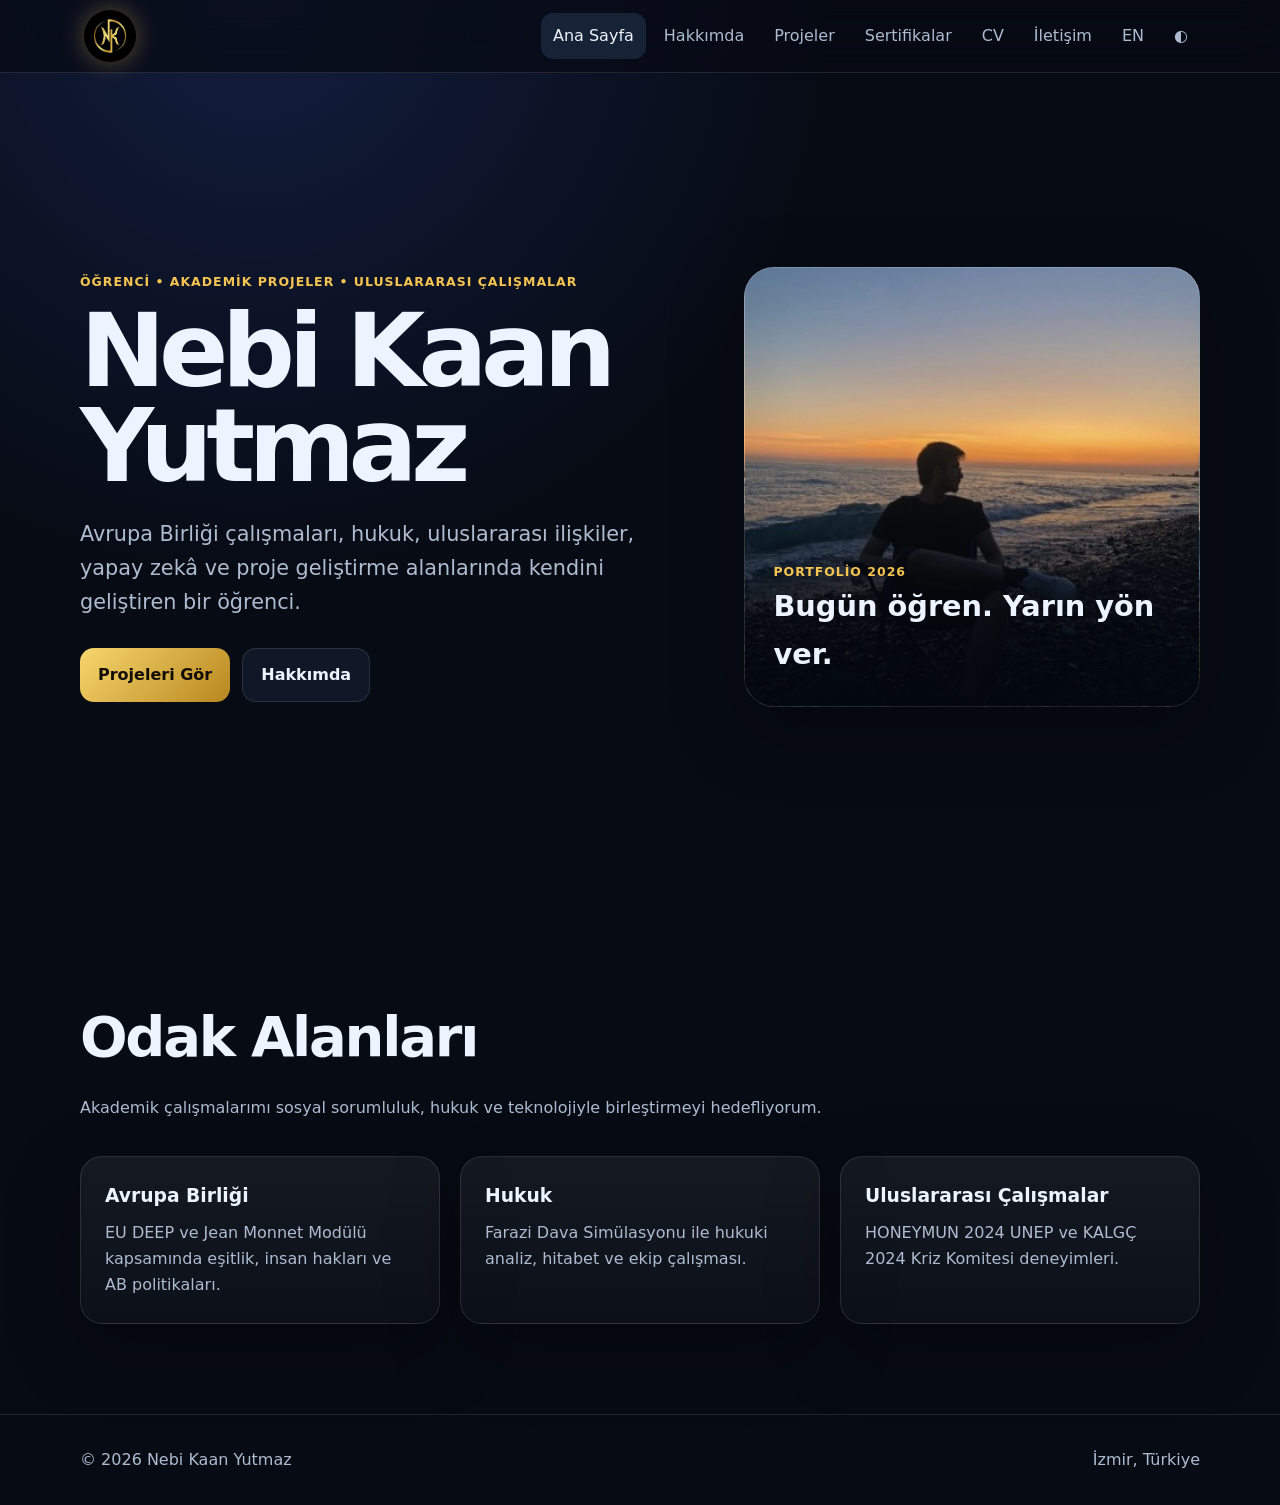
<file: index.html>
<!doctype html><html lang="tr"><head><meta charset="utf-8"><meta name="viewport" content="width=device-width,initial-scale=1">
<meta name="theme-color" content="#070b14"><link rel="stylesheet" href="style.css"><link rel="icon" type="image/png" href="nky-logo.png"><link rel="manifest" href="manifest.json">
<script defer src="translations.js"></script><script defer src="app.js"></script><title>Nebi Kaan Yutmaz | Kişisel Portföy</title>
<meta name="description" content="Nebi Kaan Yutmaz'ın akademik projeleri, deneyimleri ve kişisel portföyü.">
<link rel="canonical" href="https://nebikaanyutmaz.github.io/">
<meta property="og:title" content="Nebi Kaan Yutmaz"><meta property="og:description" content="Akademik projeler, hukuk, AB çalışmaları ve uluslararası deneyimler.">
<meta property="og:type" content="website"><meta property="og:url" content="https://nebikaanyutmaz.github.io/">
<script type="application/ld+json">{"@context": "https://schema.org", "@type": "Person", "name": "Nebi Kaan Yutmaz", "url": "https://nebikaanyutmaz.github.io", "email": "mailto:nebiyutmaz29@gmail.com", "sameAs": ["https://www.linkedin.com/in/nebi-kaan-yutmaz-1aa485362/", "https://github.com/nebikaanyutmaz", "https://instagram.com/19reckless12"], "knowsAbout": ["European Union Studies", "Law", "International Relations", "Artificial Intelligence", "Project Management"]}</script>
</head><body><header class="site-header"><div class="container nav">
<a class="brand" href="index.html" aria-label="Nebi Kaan Yutmaz ana sayfa"><img src="nky-logo.png" alt="Nebi Kaan Yutmaz logosu"></a><button class="icon-btn menu-btn" id="menuBtn" aria-label="Menü">☰</button>
<nav class="nav-links" id="navLinks"><a class="active" href="index.html" data-i18n="nav.home">Ana Sayfa</a><a class="" href="about.html" data-i18n="nav.about">Hakkımda</a><a class="" href="projects.html" data-i18n="nav.projects">Projeler</a><a class="" href="certificates.html" data-i18n="nav.certificates">Sertifikalar</a><a class="" href="cv.html" data-i18n="nav.cv">CV</a><a class="" href="contact.html" data-i18n="nav.contact">İletişim</a><button class="icon-btn" id="langBtn">EN</button><button class="icon-btn" id="themeBtn" aria-label="Tema">◐</button></nav></div></header>
<main><section class="hero"><div class="container hero-grid"><div class="fade-in"><div class="eyebrow" data-i18n="hero.eyebrow">Öğrenci • Akademik projeler • Uluslararası çalışmalar</div><h1 data-i18n="hero.title">Nebi Kaan Yutmaz</h1><p class="lead" data-i18n="hero.lead">Avrupa Birliği çalışmaları, hukuk, uluslararası ilişkiler, yapay zekâ ve proje geliştirme alanlarında kendini geliştiren bir öğrenci.</p><div class="actions"><a class="btn primary" href="projects.html" data-i18n="hero.projects">Projeleri Gör</a><a class="btn secondary" href="about.html" data-i18n="hero.about">Hakkımda</a></div></div><div class="hero-card fade-in"><div class="hero-card-copy"><div class="eyebrow">Portfolio 2026</div><h2 data-i18n="hero.quote">Bugün öğren. Yarın yön ver.</h2></div></div></div></section>
<section class="section"><div class="container"><h2 class="section-title" data-i18n="home.focus">Odak Alanları</h2><p class="section-intro" data-i18n="home.focusText">Akademik çalışmalarımı sosyal sorumluluk, hukuk ve teknolojiyle birleştirmeyi hedefliyorum.</p><div class="grid"><article class="card fade-in"><h3>Avrupa Birliği</h3><p>EU DEEP ve Jean Monnet Modülü kapsamında eşitlik, insan hakları ve AB politikaları.</p></article><article class="card fade-in"><h3>Hukuk</h3><p>Farazi Dava Simülasyonu ile hukuki analiz, hitabet ve ekip çalışması.</p></article><article class="card fade-in"><h3>Uluslararası Çalışmalar</h3><p>HONEYMUN 2024 UNEP ve KALGÇ 2024 Kriz Komitesi deneyimleri.</p></article></div></div></section></main><footer class="footer"><div class="container footer-row"><span>© 2026 Nebi Kaan Yutmaz</span><span>İzmir, Türkiye</span></div></footer></body></html>
</file>
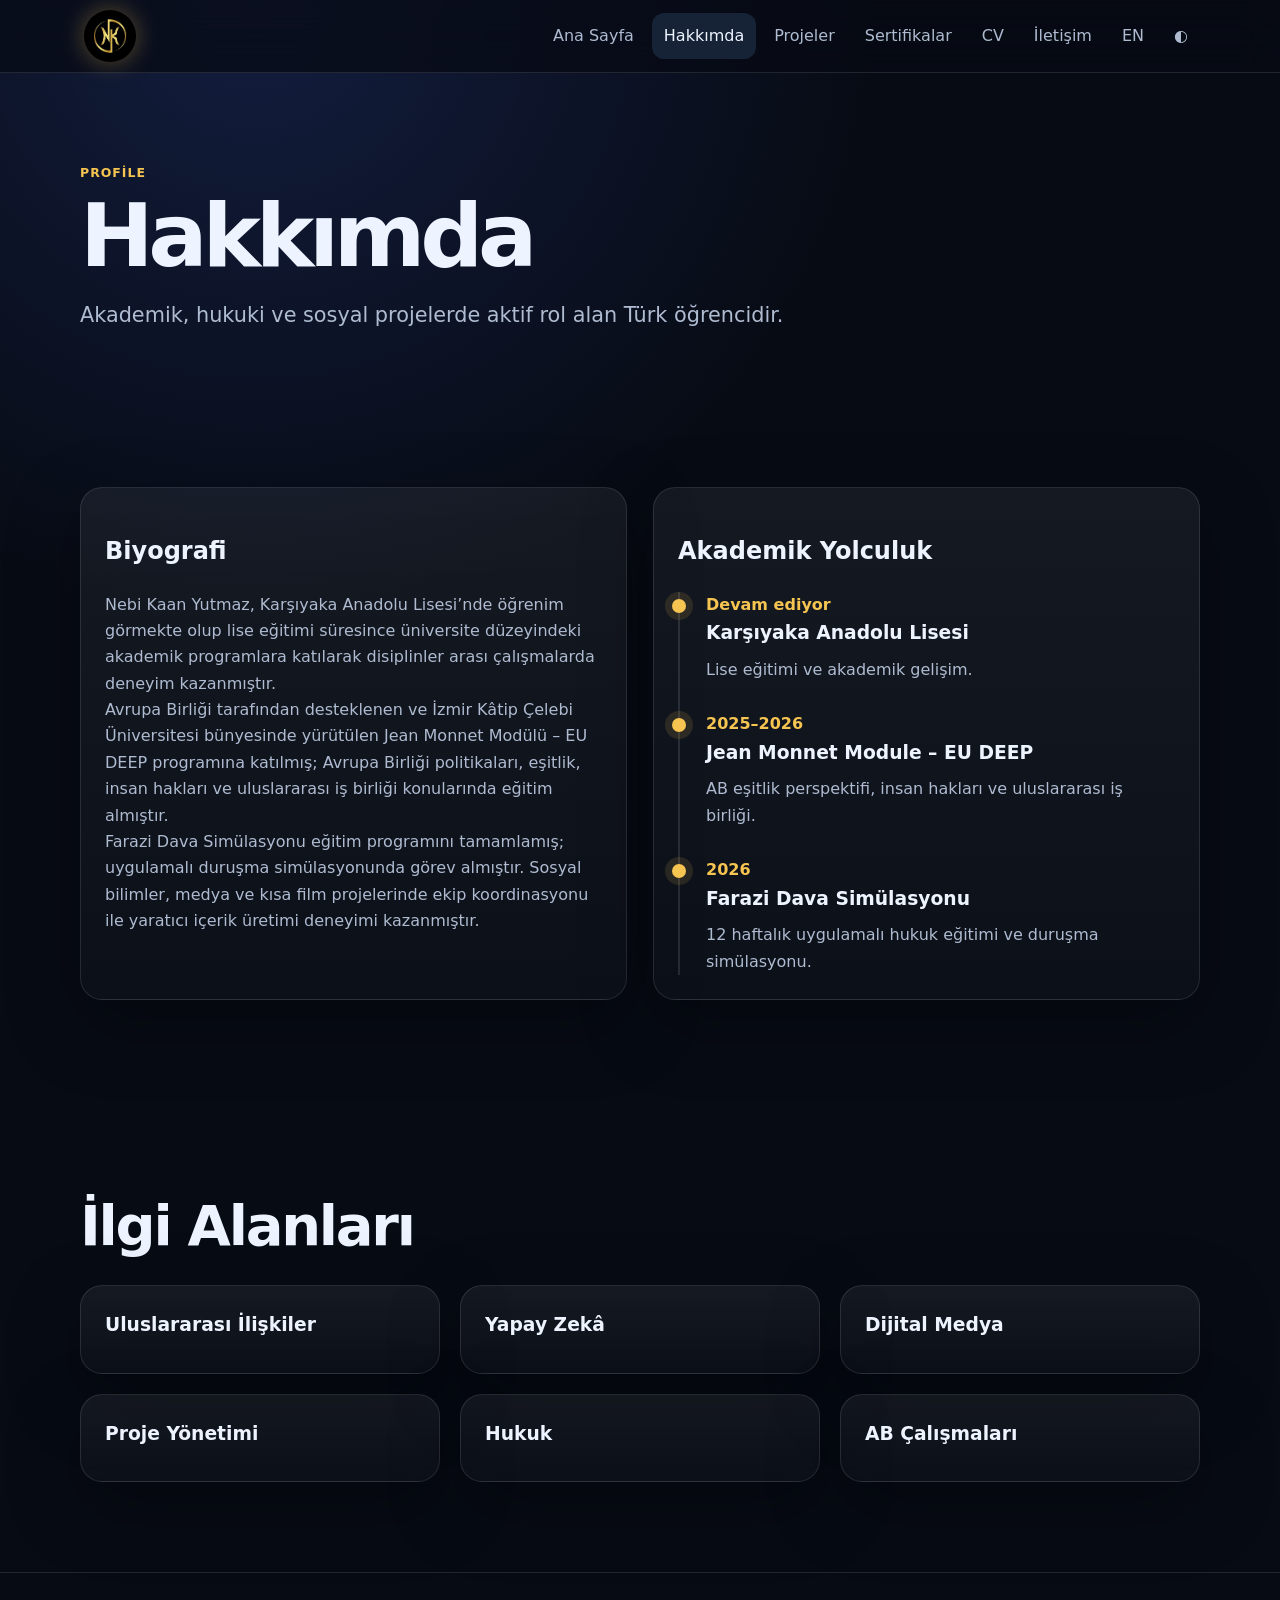
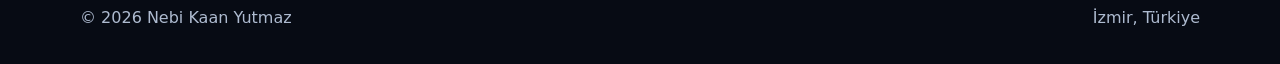
<file: about.html>
<!doctype html><html lang="tr"><head><meta charset="utf-8"><meta name="viewport" content="width=device-width,initial-scale=1">
<meta name="theme-color" content="#070b14"><link rel="stylesheet" href="style.css"><link rel="icon" type="image/png" href="nky-logo.png"><link rel="manifest" href="manifest.json">
<script defer src="translations.js"></script><script defer src="app.js"></script><title>Hakkımda | Nebi Kaan Yutmaz</title><meta name="description" content="Nebi Kaan Yutmaz biyografisi, eğitim geçmişi ve ilgi alanları."></head><body><header class="site-header"><div class="container nav">
<a class="brand" href="index.html" aria-label="Nebi Kaan Yutmaz ana sayfa"><img src="nky-logo.png" alt="Nebi Kaan Yutmaz logosu"></a><button class="icon-btn menu-btn" id="menuBtn" aria-label="Menü">☰</button>
<nav class="nav-links" id="navLinks"><a class="" href="index.html" data-i18n="nav.home">Ana Sayfa</a><a class="active" href="about.html" data-i18n="nav.about">Hakkımda</a><a class="" href="projects.html" data-i18n="nav.projects">Projeler</a><a class="" href="certificates.html" data-i18n="nav.certificates">Sertifikalar</a><a class="" href="cv.html" data-i18n="nav.cv">CV</a><a class="" href="contact.html" data-i18n="nav.contact">İletişim</a><button class="icon-btn" id="langBtn">EN</button><button class="icon-btn" id="themeBtn" aria-label="Tema">◐</button></nav></div></header><main>
<section class="page-hero"><div class="container"><div class="eyebrow">Profile</div><h1 data-i18n="about.title">Hakkımda</h1><p class="lead" data-i18n="about.intro">Akademik, hukuki ve sosyal projelerde aktif rol alan Türk öğrencidir.</p></div></section>
<section class="section"><div class="container profile-block"><article class="card fade-in"><h2>Biyografi</h2><p>Nebi Kaan Yutmaz, Karşıyaka Anadolu Lisesi’nde öğrenim görmekte olup lise eğitimi süresince üniversite düzeyindeki akademik programlara katılarak disiplinler arası çalışmalarda deneyim kazanmıştır.</p><p>Avrupa Birliği tarafından desteklenen ve İzmir Kâtip Çelebi Üniversitesi bünyesinde yürütülen Jean Monnet Modülü – EU DEEP programına katılmış; Avrupa Birliği politikaları, eşitlik, insan hakları ve uluslararası iş birliği konularında eğitim almıştır.</p><p>Farazi Dava Simülasyonu eğitim programını tamamlamış; uygulamalı duruşma simülasyonunda görev almıştır. Sosyal bilimler, medya ve kısa film projelerinde ekip koordinasyonu ile yaratıcı içerik üretimi deneyimi kazanmıştır.</p></article>
<article class="card fade-in"><h2>Akademik Yolculuk</h2><div class="timeline"><article><time>Devam ediyor</time><h3>Karşıyaka Anadolu Lisesi</h3><p>Lise eğitimi ve akademik gelişim.</p></article><article><time>2025–2026</time><h3>Jean Monnet Module – EU DEEP</h3><p>AB eşitlik perspektifi, insan hakları ve uluslararası iş birliği.</p></article><article><time>2026</time><h3>Farazi Dava Simülasyonu</h3><p>12 haftalık uygulamalı hukuk eğitimi ve duruşma simülasyonu.</p></article></div></article></div></section>
<section class="section"><div class="container"><h2 class="section-title">İlgi Alanları</h2><div class="grid"><article class="card"><h3>Uluslararası İlişkiler</h3></article><article class="card"><h3>Yapay Zekâ</h3></article><article class="card"><h3>Dijital Medya</h3></article><article class="card"><h3>Proje Yönetimi</h3></article><article class="card"><h3>Hukuk</h3></article><article class="card"><h3>AB Çalışmaları</h3></article></div></div></section></main><footer class="footer"><div class="container footer-row"><span>© 2026 Nebi Kaan Yutmaz</span><span>İzmir, Türkiye</span></div></footer></body></html>
</file>
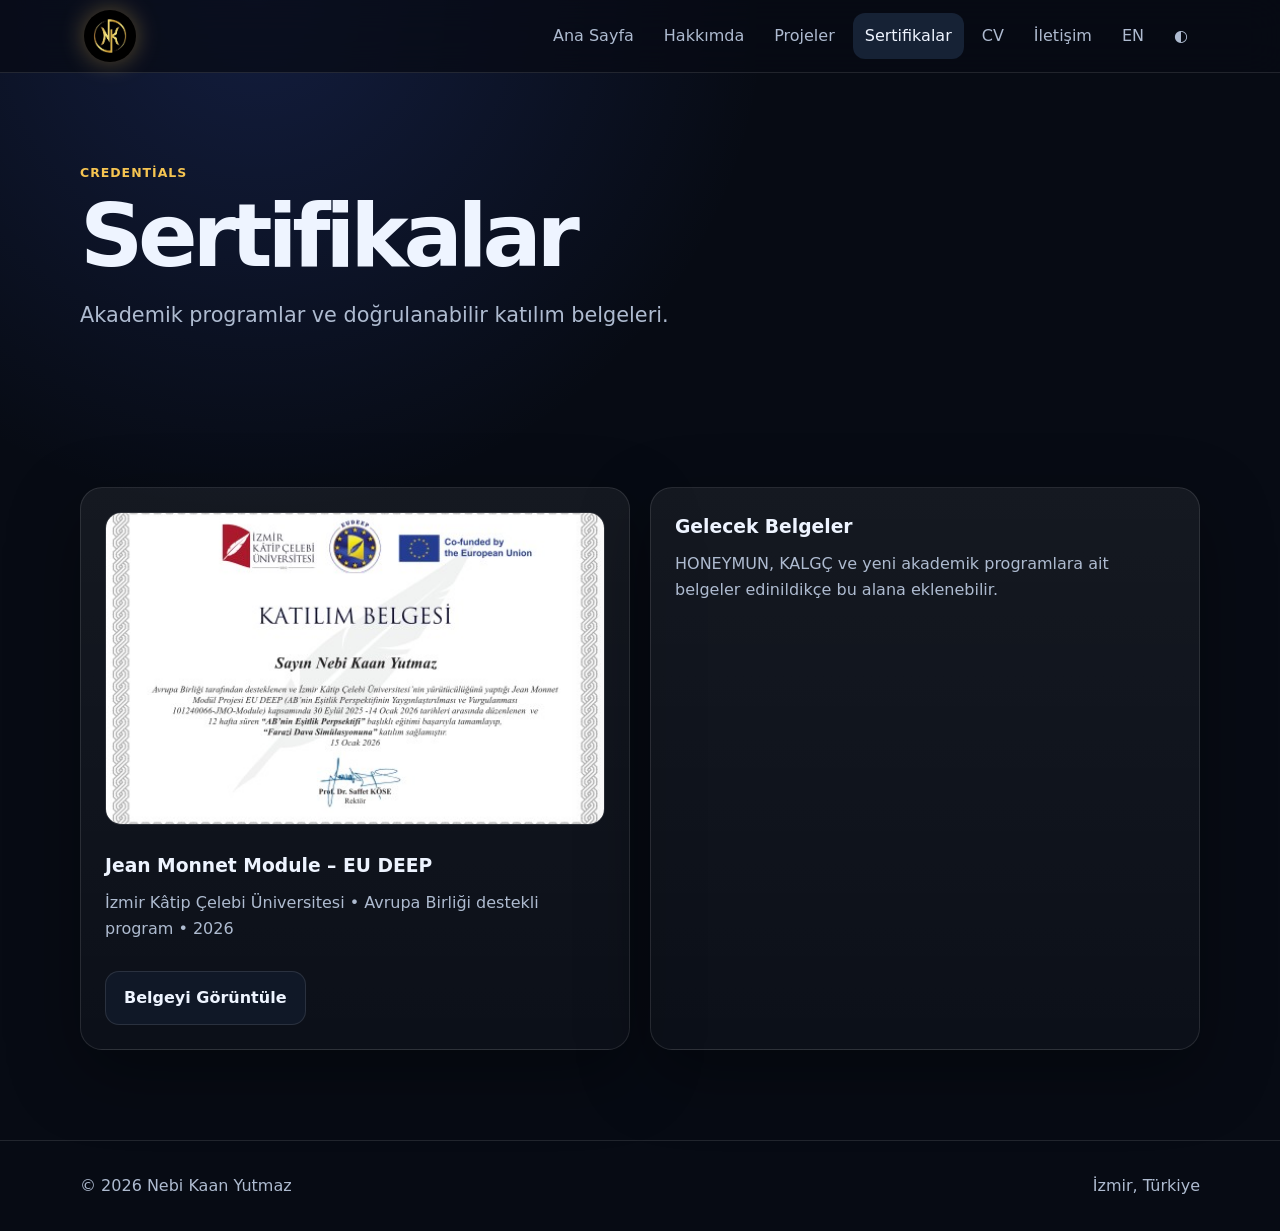
<file: certificates.html>
<!doctype html><html lang="tr"><head><meta charset="utf-8"><meta name="viewport" content="width=device-width,initial-scale=1">
<meta name="theme-color" content="#070b14"><link rel="stylesheet" href="style.css"><link rel="icon" type="image/png" href="nky-logo.png"><link rel="manifest" href="manifest.json">
<script defer src="translations.js"></script><script defer src="app.js"></script><title>Sertifikalar | Nebi Kaan Yutmaz</title><meta name="description" content="Nebi Kaan Yutmaz sertifika ve katılım belgeleri."></head><body><header class="site-header"><div class="container nav">
<a class="brand" href="index.html" aria-label="Nebi Kaan Yutmaz ana sayfa"><img src="nky-logo.png" alt="Nebi Kaan Yutmaz logosu"></a><button class="icon-btn menu-btn" id="menuBtn" aria-label="Menü">☰</button>
<nav class="nav-links" id="navLinks"><a class="" href="index.html" data-i18n="nav.home">Ana Sayfa</a><a class="" href="about.html" data-i18n="nav.about">Hakkımda</a><a class="" href="projects.html" data-i18n="nav.projects">Projeler</a><a class="active" href="certificates.html" data-i18n="nav.certificates">Sertifikalar</a><a class="" href="cv.html" data-i18n="nav.cv">CV</a><a class="" href="contact.html" data-i18n="nav.contact">İletişim</a><button class="icon-btn" id="langBtn">EN</button><button class="icon-btn" id="themeBtn" aria-label="Tema">◐</button></nav></div></header><main><section class="page-hero"><div class="container"><div class="eyebrow">Credentials</div><h1 data-i18n="cert.title">Sertifikalar</h1><p class="lead">Akademik programlar ve doğrulanabilir katılım belgeleri.</p></div></section><section class="section"><div class="container"><div class="grid two"><article class="card fade-in"><a href="eu-deep-certificate.png" target="_blank"><img class="certificate-image" src="eu-deep-certificate.png" alt="EU DEEP katılım belgesi"></a><h3>Jean Monnet Module – EU DEEP</h3><p>İzmir Kâtip Çelebi Üniversitesi • Avrupa Birliği destekli program • 2026</p><div class="actions"><a class="btn secondary" target="_blank" href="eu-deep-certificate.png">Belgeyi Görüntüle</a></div></article><article class="card fade-in"><h3>Gelecek Belgeler</h3><p>HONEYMUN, KALGÇ ve yeni akademik programlara ait belgeler edinildikçe bu alana eklenebilir.</p></article></div></div></section></main><footer class="footer"><div class="container footer-row"><span>© 2026 Nebi Kaan Yutmaz</span><span>İzmir, Türkiye</span></div></footer></body></html>
</file>
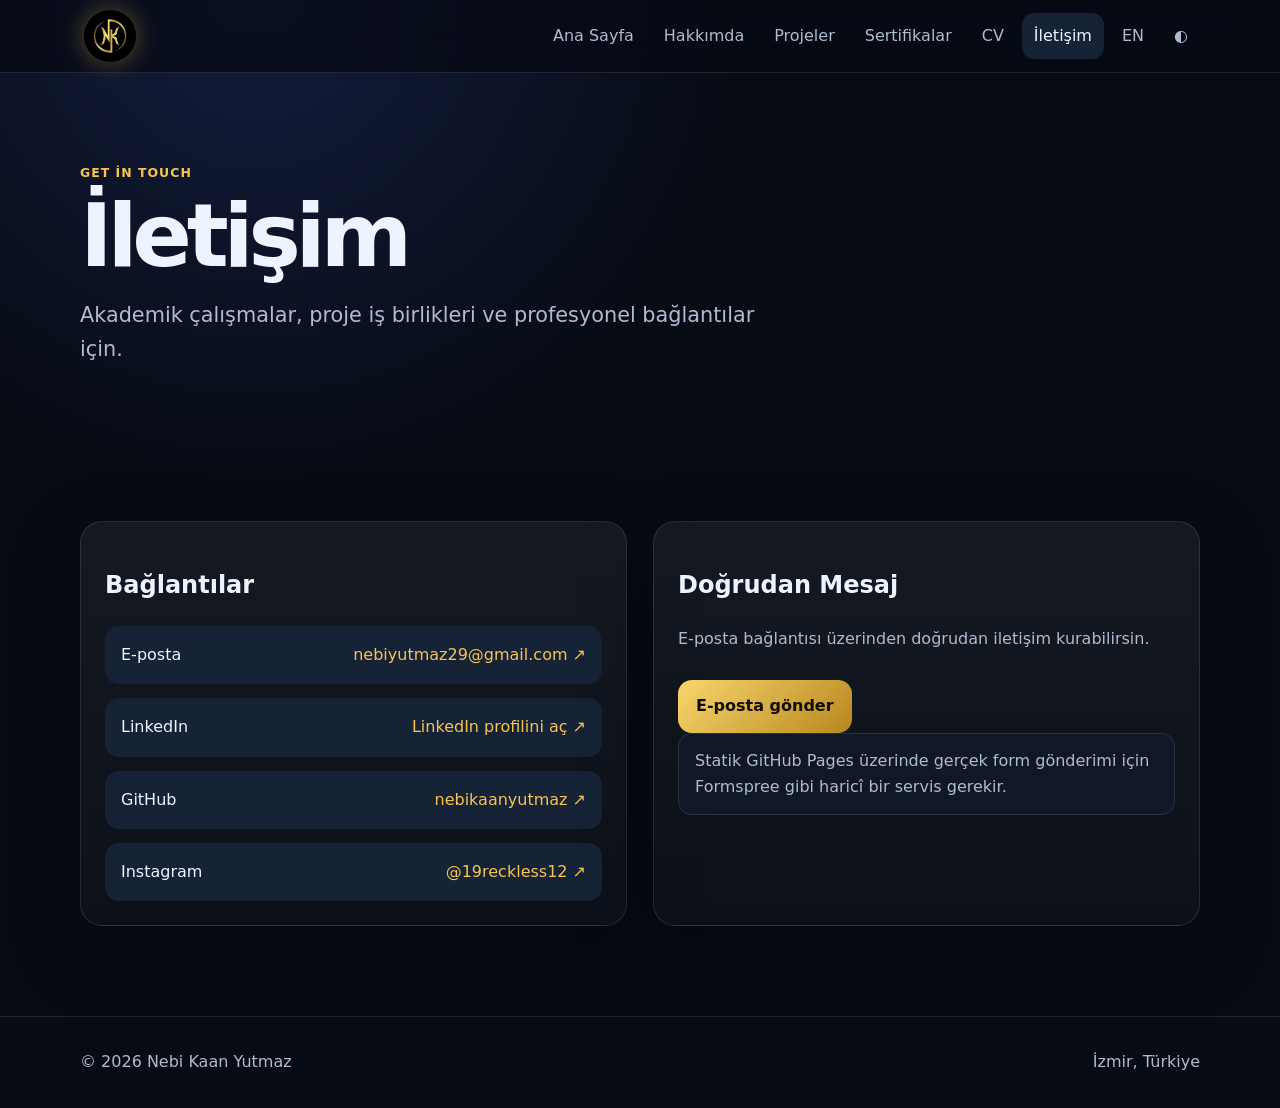
<file: contact.html>
<!doctype html><html lang="tr"><head><meta charset="utf-8"><meta name="viewport" content="width=device-width,initial-scale=1">
<meta name="theme-color" content="#070b14"><link rel="stylesheet" href="style.css"><link rel="icon" type="image/png" href="nky-logo.png"><link rel="manifest" href="manifest.json">
<script defer src="translations.js"></script><script defer src="app.js"></script><title>İletişim | Nebi Kaan Yutmaz</title><meta name="description" content="Nebi Kaan Yutmaz iletişim ve sosyal medya bağlantıları."></head><body><header class="site-header"><div class="container nav">
<a class="brand" href="index.html" aria-label="Nebi Kaan Yutmaz ana sayfa"><img src="nky-logo.png" alt="Nebi Kaan Yutmaz logosu"></a><button class="icon-btn menu-btn" id="menuBtn" aria-label="Menü">☰</button>
<nav class="nav-links" id="navLinks"><a class="" href="index.html" data-i18n="nav.home">Ana Sayfa</a><a class="" href="about.html" data-i18n="nav.about">Hakkımda</a><a class="" href="projects.html" data-i18n="nav.projects">Projeler</a><a class="" href="certificates.html" data-i18n="nav.certificates">Sertifikalar</a><a class="" href="cv.html" data-i18n="nav.cv">CV</a><a class="active" href="contact.html" data-i18n="nav.contact">İletişim</a><button class="icon-btn" id="langBtn">EN</button><button class="icon-btn" id="themeBtn" aria-label="Tema">◐</button></nav></div></header><main><section class="page-hero"><div class="container"><div class="eyebrow">Get in touch</div><h1 data-i18n="contact.title">İletişim</h1><p class="lead">Akademik çalışmalar, proje iş birlikleri ve profesyonel bağlantılar için.</p></div></section><section class="section"><div class="container profile-block"><article class="card"><h2>Bağlantılar</h2><div class="contact-list"><a class="contact-item" href="mailto:nebiyutmaz29@gmail.com"><span>E-posta</span><span>nebiyutmaz29@gmail.com ↗</span></a><a class="contact-item" target="_blank" href="https://www.linkedin.com/in/nebi-kaan-yutmaz-1aa485362/"><span>LinkedIn</span><span>LinkedIn profilini aç ↗</span></a><a class="contact-item" target="_blank" href="https://github.com/nebikaanyutmaz"><span>GitHub</span><span>nebikaanyutmaz ↗</span></a><a class="contact-item" target="_blank" href="https://instagram.com/19reckless12"><span>Instagram</span><span>@19reckless12 ↗</span></a></div></article><article class="card"><h2>Doğrudan Mesaj</h2><p>E-posta bağlantısı üzerinden doğrudan iletişim kurabilirsin.</p><div class="actions"><a class="btn primary" href="mailto:nebiyutmaz29@gmail.com" data-i18n="common.email">E-posta gönder</a></div><p class="notice">Statik GitHub Pages üzerinde gerçek form gönderimi için Formspree gibi haricî bir servis gerekir.</p></article></div></section></main><footer class="footer"><div class="container footer-row"><span>© 2026 Nebi Kaan Yutmaz</span><span>İzmir, Türkiye</span></div></footer></body></html>
</file>
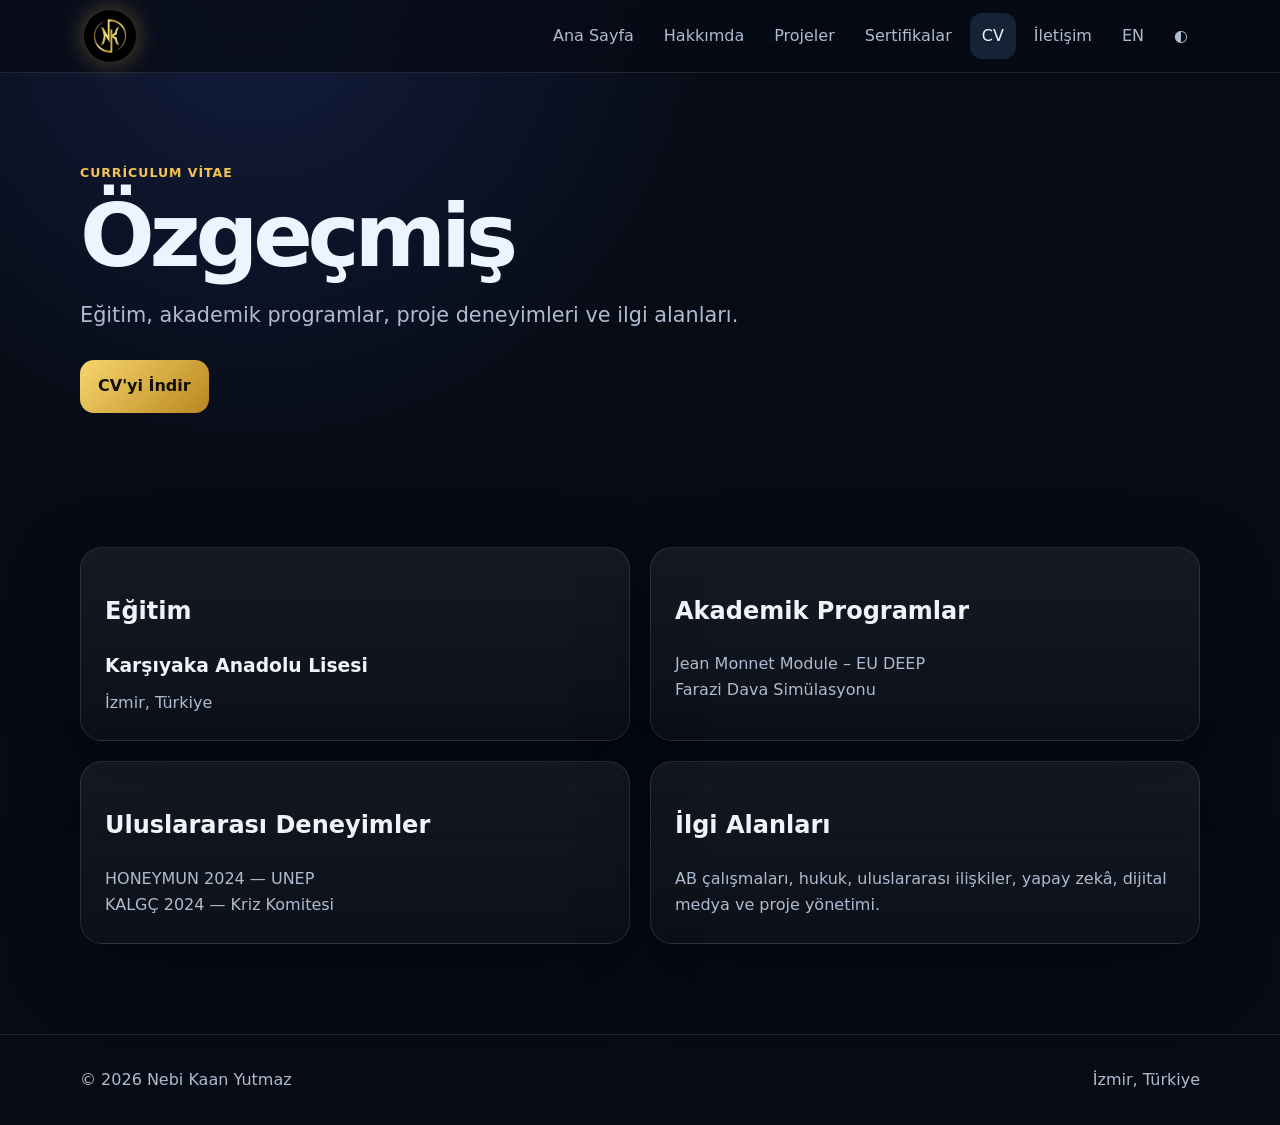
<file: cv.html>
<!doctype html><html lang="tr"><head><meta charset="utf-8"><meta name="viewport" content="width=device-width,initial-scale=1">
<meta name="theme-color" content="#070b14"><link rel="stylesheet" href="style.css"><link rel="icon" type="image/png" href="nky-logo.png"><link rel="manifest" href="manifest.json">
<script defer src="translations.js"></script><script defer src="app.js"></script><title>CV | Nebi Kaan Yutmaz</title><meta name="description" content="Nebi Kaan Yutmaz özgeçmişi."></head><body><header class="site-header"><div class="container nav">
<a class="brand" href="index.html" aria-label="Nebi Kaan Yutmaz ana sayfa"><img src="nky-logo.png" alt="Nebi Kaan Yutmaz logosu"></a><button class="icon-btn menu-btn" id="menuBtn" aria-label="Menü">☰</button>
<nav class="nav-links" id="navLinks"><a class="" href="index.html" data-i18n="nav.home">Ana Sayfa</a><a class="" href="about.html" data-i18n="nav.about">Hakkımda</a><a class="" href="projects.html" data-i18n="nav.projects">Projeler</a><a class="" href="certificates.html" data-i18n="nav.certificates">Sertifikalar</a><a class="active" href="cv.html" data-i18n="nav.cv">CV</a><a class="" href="contact.html" data-i18n="nav.contact">İletişim</a><button class="icon-btn" id="langBtn">EN</button><button class="icon-btn" id="themeBtn" aria-label="Tema">◐</button></nav></div></header><main><section class="page-hero"><div class="container"><div class="eyebrow">Curriculum Vitae</div><h1 data-i18n="cv.title">Özgeçmiş</h1><p class="lead">Eğitim, akademik programlar, proje deneyimleri ve ilgi alanları.</p><div class="actions"><a class="btn primary" href="Nebi_Kaan_Yutmaz_CV.docx" download data-i18n="common.download">CV'yi İndir</a></div></div></section><section class="section"><div class="container grid two"><article class="card"><h2>Eğitim</h2><h3>Karşıyaka Anadolu Lisesi</h3><p>İzmir, Türkiye</p></article><article class="card"><h2>Akademik Programlar</h2><p>Jean Monnet Module – EU DEEP</p><p>Farazi Dava Simülasyonu</p></article><article class="card"><h2>Uluslararası Deneyimler</h2><p>HONEYMUN 2024 — UNEP</p><p>KALGÇ 2024 — Kriz Komitesi</p></article><article class="card"><h2>İlgi Alanları</h2><p>AB çalışmaları, hukuk, uluslararası ilişkiler, yapay zekâ, dijital medya ve proje yönetimi.</p></article></div></section></main><footer class="footer"><div class="container footer-row"><span>© 2026 Nebi Kaan Yutmaz</span><span>İzmir, Türkiye</span></div></footer></body></html>
</file>
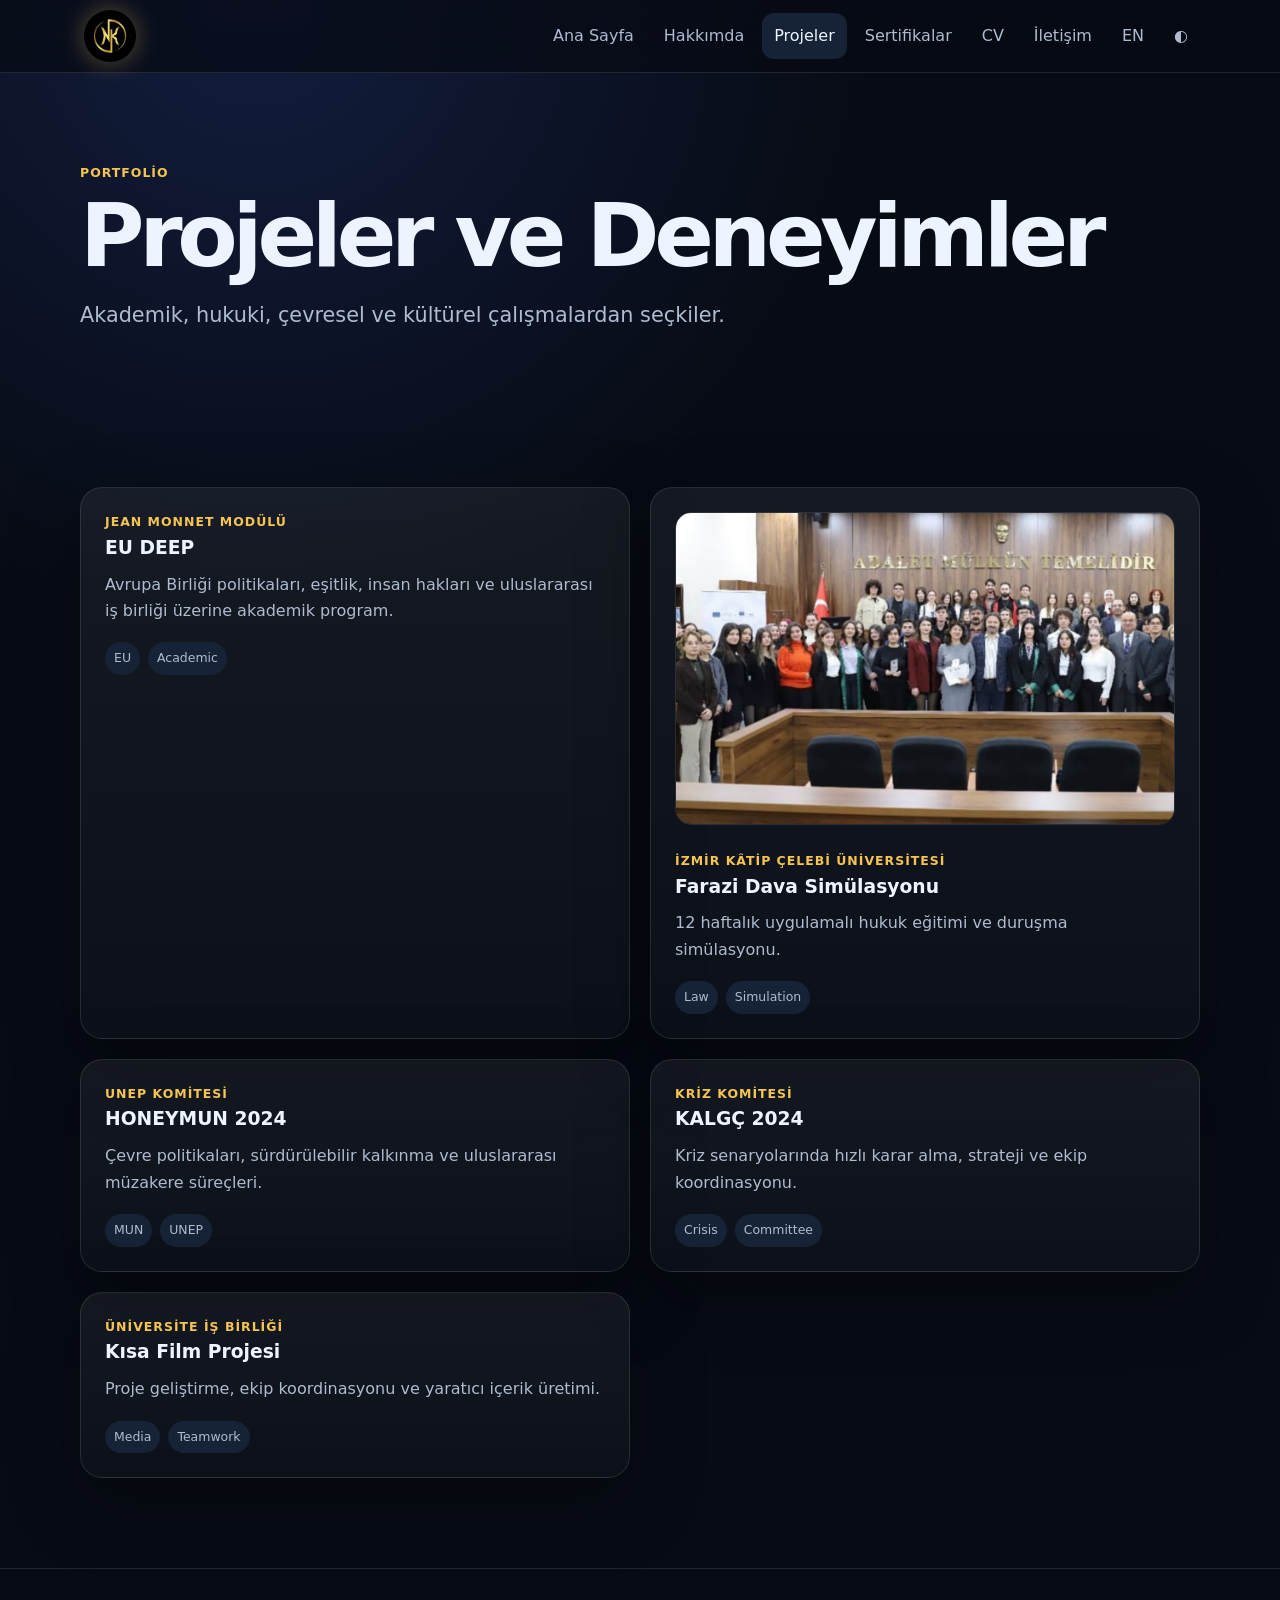
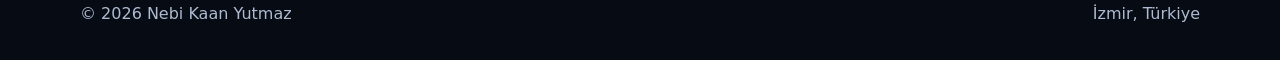
<file: projects.html>
<!doctype html><html lang="tr"><head><meta charset="utf-8"><meta name="viewport" content="width=device-width,initial-scale=1">
<meta name="theme-color" content="#070b14"><link rel="stylesheet" href="style.css"><link rel="icon" type="image/png" href="nky-logo.png"><link rel="manifest" href="manifest.json">
<script defer src="translations.js"></script><script defer src="app.js"></script><title>Projeler | Nebi Kaan Yutmaz</title><meta name="description" content="Nebi Kaan Yutmaz'ın akademik, hukuki ve sosyal projeleri."></head><body><header class="site-header"><div class="container nav">
<a class="brand" href="index.html" aria-label="Nebi Kaan Yutmaz ana sayfa"><img src="nky-logo.png" alt="Nebi Kaan Yutmaz logosu"></a><button class="icon-btn menu-btn" id="menuBtn" aria-label="Menü">☰</button>
<nav class="nav-links" id="navLinks"><a class="" href="index.html" data-i18n="nav.home">Ana Sayfa</a><a class="" href="about.html" data-i18n="nav.about">Hakkımda</a><a class="active" href="projects.html" data-i18n="nav.projects">Projeler</a><a class="" href="certificates.html" data-i18n="nav.certificates">Sertifikalar</a><a class="" href="cv.html" data-i18n="nav.cv">CV</a><a class="" href="contact.html" data-i18n="nav.contact">İletişim</a><button class="icon-btn" id="langBtn">EN</button><button class="icon-btn" id="themeBtn" aria-label="Tema">◐</button></nav></div></header><main><section class="page-hero"><div class="container"><div class="eyebrow">Portfolio</div><h1 data-i18n="projects.title">Projeler ve Deneyimler</h1><p class="lead">Akademik, hukuki, çevresel ve kültürel çalışmalardan seçkiler.</p></div></section><section class="section"><div class="container"><div class="grid two"><article class="card fade-in"><div class="eyebrow">Jean Monnet Modülü</div><h3>EU DEEP</h3><p>Avrupa Birliği politikaları, eşitlik, insan hakları ve uluslararası iş birliği üzerine akademik program.</p><div class="tag-row"><span class="tag">EU</span><span class="tag">Academic</span></div></article><article class="card fade-in"><img class="project-image" src="legal-simulation.png" alt="Farazi dava simülasyonu"><div class="eyebrow">İzmir Kâtip Çelebi Üniversitesi</div><h3>Farazi Dava Simülasyonu</h3><p>12 haftalık uygulamalı hukuk eğitimi ve duruşma simülasyonu.</p><div class="tag-row"><span class="tag">Law</span><span class="tag">Simulation</span></div></article><article class="card fade-in"><div class="eyebrow">UNEP Komitesi</div><h3>HONEYMUN 2024</h3><p>Çevre politikaları, sürdürülebilir kalkınma ve uluslararası müzakere süreçleri.</p><div class="tag-row"><span class="tag">MUN</span><span class="tag">UNEP</span></div></article><article class="card fade-in"><div class="eyebrow">Kriz Komitesi</div><h3>KALGÇ 2024</h3><p>Kriz senaryolarında hızlı karar alma, strateji ve ekip koordinasyonu.</p><div class="tag-row"><span class="tag">Crisis</span><span class="tag">Committee</span></div></article><article class="card fade-in"><div class="eyebrow">Üniversite iş birliği</div><h3>Kısa Film Projesi</h3><p>Proje geliştirme, ekip koordinasyonu ve yaratıcı içerik üretimi.</p><div class="tag-row"><span class="tag">Media</span><span class="tag">Teamwork</span></div></article></div></div></section></main><footer class="footer"><div class="container footer-row"><span>© 2026 Nebi Kaan Yutmaz</span><span>İzmir, Türkiye</span></div></footer></body></html>
</file>
<file: style.css>
:root{
  --bg:#070b14;--surface:#101827;--surface2:#162235;--text:#eef4ff;--muted:#aebbd0;
  --accent:#f5c451;--accent2:#b8871f;--border:rgba(255,255,255,.11);--shadow:0 24px 70px rgba(0,0,0,.35);
}
body.light{--bg:#f5f8fc;--surface:#fff;--surface2:#edf3fb;--text:#111827;--muted:#566176;--border:rgba(17,24,39,.12);--shadow:0 20px 55px rgba(30,41,59,.12)}
*{box-sizing:border-box}html{scroll-behavior:smooth}body{margin:0;font-family:Inter,ui-sans-serif,system-ui,-apple-system,"Segoe UI",sans-serif;background:radial-gradient(circle at 20% 0%,rgba(73,112,255,.18),transparent 32%),var(--bg);color:var(--text);line-height:1.65;transition:.25s}
a{color:inherit}.container{width:min(1120px,calc(100% - 40px));margin:auto}.site-header{position:sticky;top:0;z-index:30;background:rgba(7,11,20,.72);backdrop-filter:blur(18px);border-bottom:1px solid var(--border)}body.light .site-header{background:rgba(245,248,252,.82)}
.nav{min-height:72px;display:flex;align-items:center;justify-content:space-between;gap:20px}.brand{text-decoration:none;font-weight:800;letter-spacing:-.03em}.nav-links{display:flex;align-items:center;gap:6px}.nav-links a,.icon-btn{padding:10px 12px;border-radius:12px;text-decoration:none;color:var(--muted);border:0;background:transparent;font:inherit;cursor:pointer}.nav-links a:hover,.nav-links a.active,.icon-btn:hover{color:var(--text);background:var(--surface2)}.menu-btn{display:none}
.hero{min-height:calc(100vh - 72px);display:grid;align-items:center;padding:80px 0}.hero-grid{display:grid;grid-template-columns:1.15fr .85fr;gap:48px;align-items:center}.eyebrow{color:var(--accent);font-weight:700;letter-spacing:.08em;text-transform:uppercase;font-size:.78rem}.hero h1{font-size:clamp(3rem,8vw,6.7rem);line-height:.92;letter-spacing:-.065em;margin:12px 0 24px}.lead{font-size:clamp(1.05rem,2vw,1.3rem);color:var(--muted);max-width:720px}.actions{display:flex;flex-wrap:wrap;gap:12px;margin-top:28px}.btn{display:inline-flex;align-items:center;justify-content:center;padding:13px 18px;border-radius:14px;text-decoration:none;font-weight:750;border:1px solid var(--border)}.btn.primary{background:linear-gradient(135deg,var(--accent),var(--accent2));color:#07101f;border:0}.btn.secondary{background:var(--surface)}
.hero-card{min-height:440px;border-radius:30px;overflow:hidden;position:relative;border:1px solid var(--border);box-shadow:var(--shadow);background:url('sunset.png') center/cover}.hero-card:after{content:"";position:absolute;inset:0;background:linear-gradient(to top,rgba(3,7,15,.9),rgba(3,7,15,.06) 60%)}.hero-card-copy{position:absolute;z-index:1;left:28px;right:28px;bottom:28px}.hero-card-copy h2{margin:0;font-size:1.8rem}
.section{padding:90px 0}.section-title{font-size:clamp(2rem,5vw,3.5rem);letter-spacing:-.04em;margin:0 0 12px}.section-intro{color:var(--muted);max-width:760px;margin:0 0 34px}.grid{display:grid;grid-template-columns:repeat(3,1fr);gap:20px}.grid.two{grid-template-columns:repeat(2,1fr)}.card{background:linear-gradient(180deg,rgba(255,255,255,.06),rgba(255,255,255,.025));border:1px solid var(--border);border-radius:22px;padding:24px;box-shadow:var(--shadow)}body.light .card{background:var(--surface)}.card h3{margin:0 0 8px}.card p{color:var(--muted);margin:0}.tag-row{display:flex;flex-wrap:wrap;gap:8px;margin-top:18px}.tag{font-size:.78rem;padding:6px 9px;border-radius:999px;background:var(--surface2);color:var(--muted)}
.timeline{border-left:2px solid var(--border);padding-left:26px;display:grid;gap:28px}.timeline article{position:relative}.timeline article:before{content:"";position:absolute;left:-34px;top:7px;width:14px;height:14px;border-radius:50%;background:var(--accent);box-shadow:0 0 0 7px rgba(125,183,255,.12)}.timeline time{color:var(--accent);font-weight:800}
.project-image,.certificate-image{width:100%;aspect-ratio:16/10;object-fit:cover;border-radius:16px;margin-bottom:18px;border:1px solid var(--border)}.certificate-image{object-position:center}
.profile-block{display:grid;grid-template-columns:1fr 1fr;gap:26px}.contact-list{display:grid;gap:14px}.contact-item{display:flex;justify-content:space-between;gap:16px;padding:16px;border-radius:14px;background:var(--surface2);text-decoration:none}.contact-item span:last-child{color:var(--accent)}
.footer{border-top:1px solid var(--border);padding:32px 0;color:var(--muted)}.footer-row{display:flex;justify-content:space-between;gap:20px;flex-wrap:wrap}
.page-hero{padding:90px 0 44px}.page-hero h1{font-size:clamp(2.8rem,7vw,5.5rem);line-height:.95;letter-spacing:-.06em;margin:10px 0 18px}
.fade-in{opacity:0;transform:translateY(18px);transition:.7s}.fade-in.visible{opacity:1;transform:none}
.notice{padding:14px 16px;border:1px solid var(--border);border-radius:14px;background:var(--surface);color:var(--muted)}
@media(max-width:850px){.hero-grid,.profile-block,.grid,.grid.two{grid-template-columns:1fr}.hero-card{min-height:360px}.menu-btn{display:block}.nav-links{display:none;position:absolute;left:20px;right:20px;top:72px;flex-direction:column;align-items:stretch;padding:14px;background:var(--surface);border:1px solid var(--border);border-radius:18px;box-shadow:var(--shadow)}.nav-links.open{display:flex}.nav-links a,.icon-btn{text-align:left}.section{padding:68px 0}}

.brand{display:inline-flex;align-items:center;justify-content:center;padding:4px}
.brand img{width:52px;height:52px;object-fit:contain;border-radius:50%;filter:drop-shadow(0 0 12px rgba(245,196,81,.35))}
.btn.primary{background:linear-gradient(135deg,#f8d66d,#b8871f);color:#120d03}
.eyebrow{color:#f5c451}
.timeline article:before{background:#f5c451;box-shadow:0 0 0 7px rgba(245,196,81,.12)}
.contact-item span:last-child{color:#f5c451}
@media(max-width:850px){.brand img{width:44px;height:44px}}
</file>
